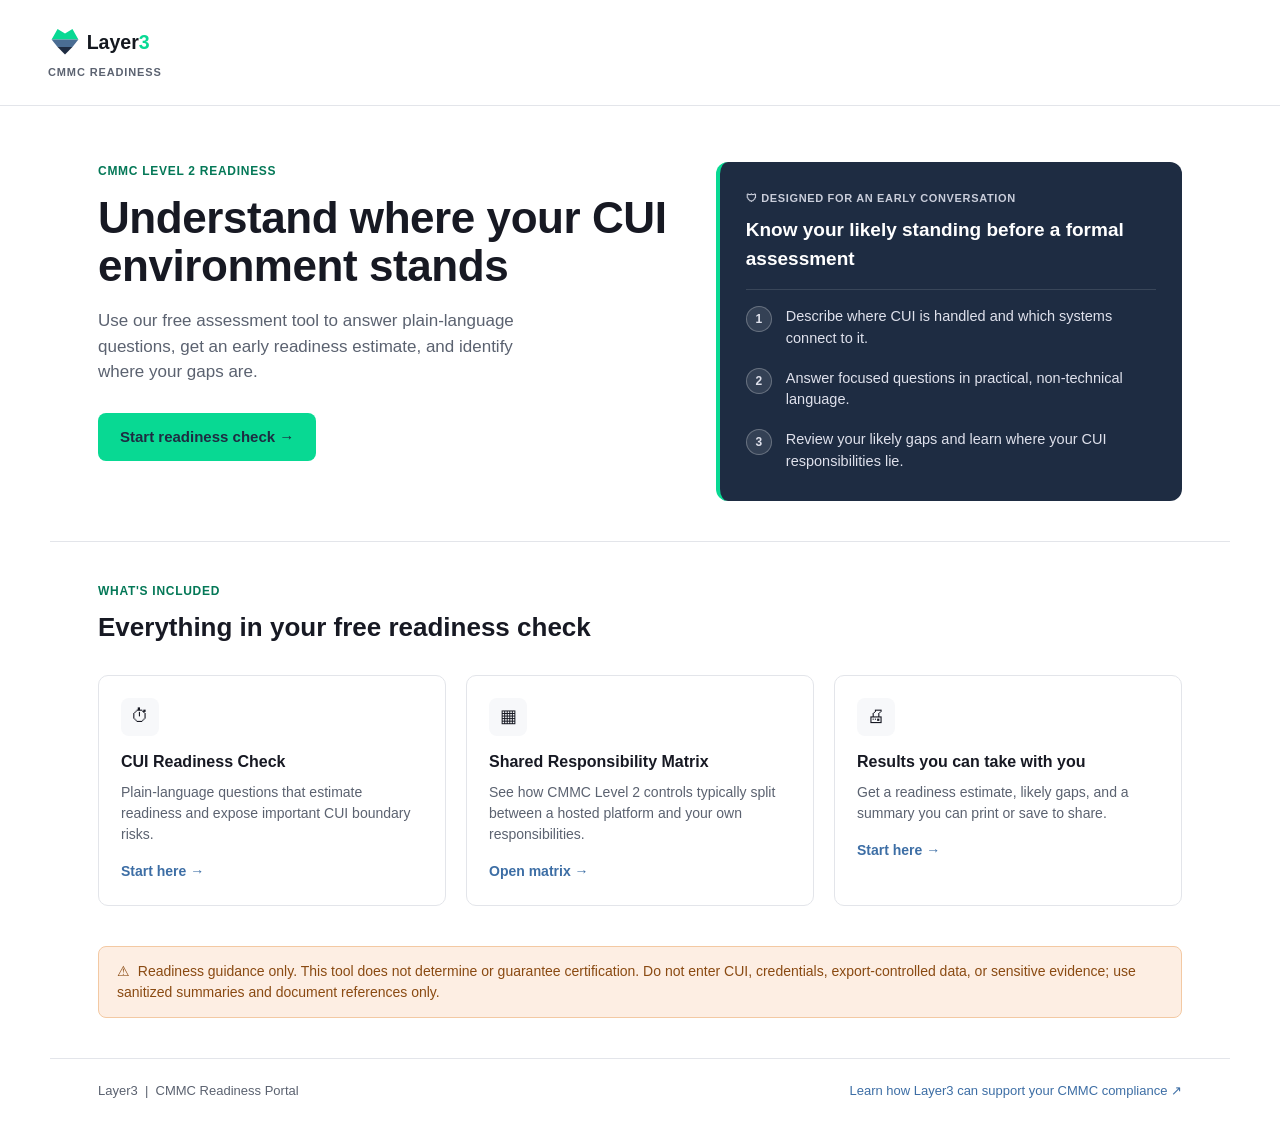
<file: cmmc-readiness/index.html>
<!doctype html>
<html lang="en">
<head>
  <meta charset="utf-8">
  <meta name="viewport" content="width=device-width, initial-scale=1">
  <title>Layer3 CMMC Readiness Check</title>
  <link rel="icon" type="image/svg+xml" href="assets/logo-mark.svg">
  <link rel="stylesheet" href="styles.css">
</head>
<body>

  <header class="site-header">
    <div class="brand">
      <img class="brand-logo" src="assets/logo.svg" alt="Layer3" height="34">
    </div>
    <div class="brand-sub" style="margin-top:6px;">CMMC Readiness</div>
  </header>

  <section class="hero">
    <div>
      <div class="eyebrow">CMMC Level 2 readiness</div>
      <h1>Understand where your CUI environment stands</h1>
      <p class="lead">
        Use our free assessment tool to answer plain-language questions, get an early
        readiness estimate, and identify where your gaps are.
      </p>
      <a class="btn btn-primary" href="app.html">Start readiness check &rarr;</a>
    </div>

    <div class="hero-card">
      <div class="tag">&#128737; Designed for an early conversation</div>
      <h3>Know your likely standing before a formal assessment</h3>
      <hr>
      <ol class="hero-steps">
        <li><span class="step-num">1</span><span>Describe where CUI is handled and which systems connect to it.</span></li>
        <li><span class="step-num">2</span><span>Answer focused questions in practical, non-technical language.</span></li>
        <li><span class="step-num">3</span><span>Review your likely gaps and learn where your CUI responsibilities lie.</span></li>
      </ol>
    </div>
  </section>

  <hr class="section-divider">

  <section class="section">
    <div class="eyebrow">What's included</div>
    <h2>Everything in your free readiness check</h2>
    <div class="card-grid">
      <div class="card">
        <div class="icon">&#9201;</div>
        <h3>CUI Readiness Check</h3>
        <p>Plain-language questions that estimate readiness and expose important CUI boundary risks.</p>
        <a href="app.html">Start here &rarr;</a>
      </div>
      <div class="card">
        <div class="icon">&#9638;</div>
        <h3>Shared Responsibility Matrix</h3>
        <p>See how CMMC Level 2 controls typically split between a hosted platform and your own responsibilities.</p>
        <a href="app.html">Open matrix &rarr;</a>
      </div>
      <div class="card">
        <div class="icon">&#128424;</div>
        <h3>Results you can take with you</h3>
        <p>Get a readiness estimate, likely gaps, and a summary you can print or save to share.</p>
        <a href="app.html">Start here &rarr;</a>
      </div>
    </div>
  </section>

  <section class="section" style="padding-top:0;">
    <div class="notice warning">
      &#9888;&nbsp; Readiness guidance only. This tool does not determine or guarantee certification.
      Do not enter CUI, credentials, export-controlled data, or sensitive evidence; use sanitized summaries and document references only.
    </div>
  </section>

  <footer class="site-footer">
    <span>Layer3 &nbsp;|&nbsp; CMMC Readiness Portal</span>
    <a href="#">Learn how Layer3 can support your CMMC compliance &#8599;</a>
  </footer>

</body>
</html>
</file>
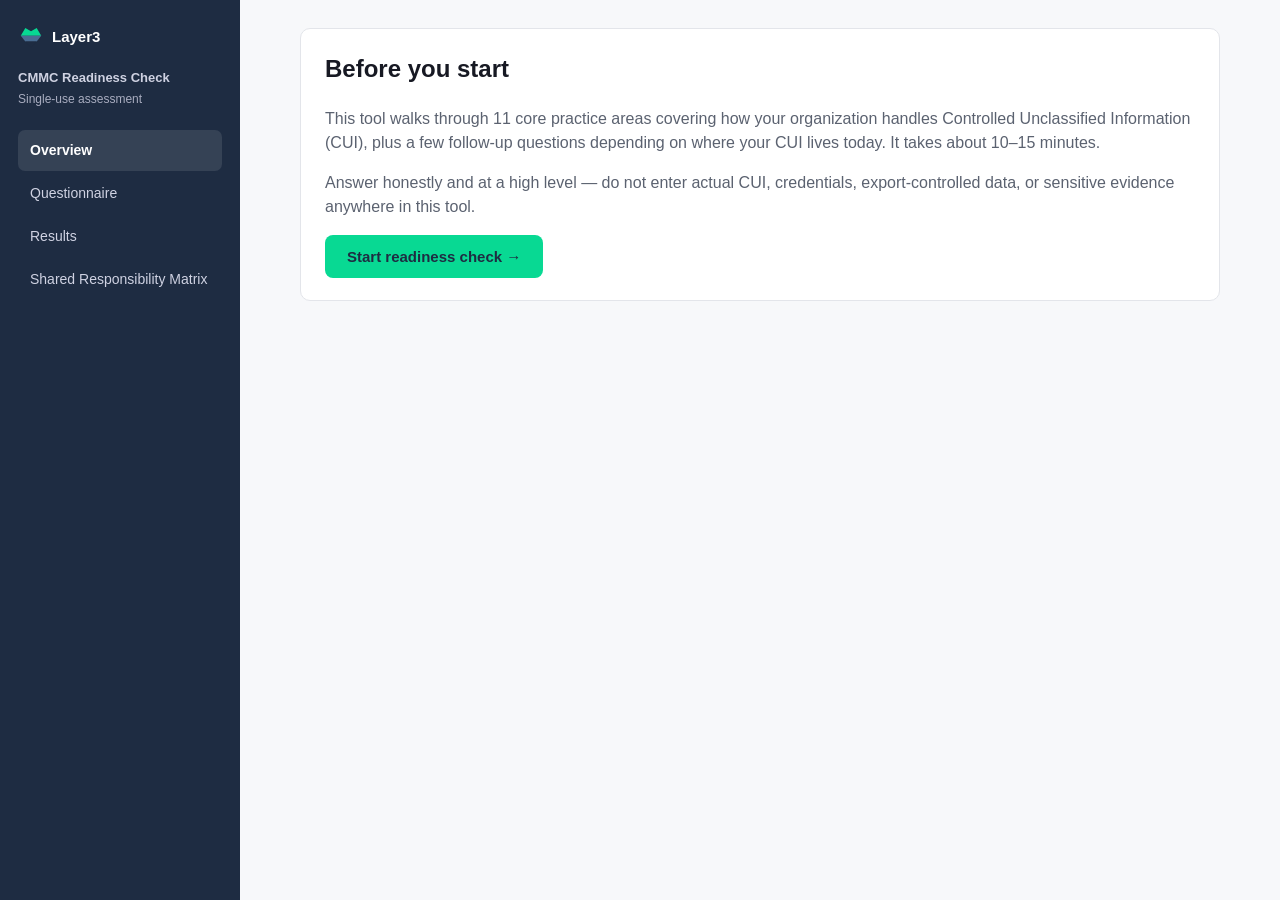
<file: cmmc-readiness/app.html>
<!doctype html>
<html lang="en">
<head>
  <meta charset="utf-8">
  <meta name="viewport" content="width=device-width, initial-scale=1">
  <title>Layer3 CMMC Readiness Check</title>
  <link rel="icon" type="image/svg+xml" href="assets/logo-mark.svg">
  <link rel="stylesheet" href="styles.css">
</head>
<body>
  <div id="app"></div>
  <script src="app.js"></script>
</body>
</html>
</file>
<file: cmmc-readiness/styles.css>
/* ==========================================================================
   CMMC Readiness Check — theme
   To re-skin: change the variables below (colors, logo text) and you're done.
   ========================================================================== */
:root {
  --color-bg: #ffffff;
  --color-bg-alt: #f7f8fa;
  --color-text: #171923;
  --color-text-muted: #5b6270;
  --color-border: #e3e5ea;

  --color-primary: #08d993;      /* Layer3 mint green — accent / CTA color */
  --color-primary-dark: #06b87c;
  --color-primary-text: #047857; /* darker green for small text on white (contrast-safe) */
  --color-slate: #4a6d93;        /* Layer3 slate blue — secondary accent */
  --color-navy: #1e2c42;         /* Layer3 navy — dark panel / sidebar */
  --color-navy-alt: #17233a;

  --color-warning-bg: #fdeee3;
  --color-warning-border: #f3c9a3;
  --color-warning-text: #8a4a12;

  --color-caution-bg: #fff8e1;
  --color-caution-border: #f0dfa0;
  --color-caution-text: #6b5510;

  --color-tip-bg: #eaf9f2;
  --color-tip-border: #b9e8d3;
  --color-tip-text: #0d6b48;

  --color-success: #0aa96c;
  --color-link: #3d6ea5;

  --radius: 10px;
  --font: -apple-system, BlinkMacSystemFont, "Segoe UI", Roboto, Helvetica, Arial, sans-serif;
}

* { box-sizing: border-box; }

body {
  margin: 0;
  font-family: var(--font);
  color: var(--color-text);
  background: var(--color-bg);
  line-height: 1.5;
}

a { color: var(--color-link); text-decoration: none; }
a:hover { text-decoration: underline; }

.eyebrow {
  font-size: 12px;
  font-weight: 700;
  letter-spacing: 0.06em;
  text-transform: uppercase;
  color: var(--color-primary-text);
}

.btn {
  display: inline-flex;
  align-items: center;
  gap: 8px;
  border: none;
  border-radius: 8px;
  padding: 13px 22px;
  font-size: 15px;
  font-weight: 600;
  cursor: pointer;
  font-family: inherit;
}
.btn-primary { background: var(--color-primary); color: var(--color-navy); }
.btn-primary:hover { background: var(--color-primary-dark); }
.btn-primary:disabled { background: var(--color-border); color: var(--color-text-muted); cursor: not-allowed; }
.btn-secondary { background: transparent; color: var(--color-text); border: 1px solid var(--color-border); }
.btn-secondary:hover { background: var(--color-bg-alt); }

/* ---------- Landing page ---------- */
.site-header {
  padding: 24px 48px;
  border-bottom: 1px solid var(--color-border);
}
.brand { display: flex; align-items: baseline; gap: 12px; }
.brand-logo { display: block; width: auto; }
.brand-mark {
  font-size: 22px;
  font-weight: 800;
  letter-spacing: -0.01em;
  color: var(--color-text);
}
.brand-mark span { color: var(--color-primary); }
.brand-sub {
  font-size: 11px;
  font-weight: 700;
  letter-spacing: 0.08em;
  color: var(--color-text-muted);
  text-transform: uppercase;
}

.hero {
  max-width: 1180px;
  margin: 0 auto;
  padding: 56px 48px 40px;
  display: grid;
  grid-template-columns: 1.1fr 0.9fr;
  gap: 48px;
  align-items: start;
}
@media (max-width: 860px) { .hero { grid-template-columns: 1fr; } }

.hero h1 {
  font-size: 44px;
  line-height: 1.1;
  margin: 14px 0 18px;
  font-weight: 800;
  letter-spacing: -0.01em;
}
.hero p.lead {
  font-size: 17px;
  color: var(--color-text-muted);
  max-width: 46ch;
  margin-bottom: 28px;
}

.hero-card {
  background: var(--color-navy);
  color: #fff;
  border-radius: 12px;
  padding: 28px 26px;
  border-left: 4px solid var(--color-primary);
}
.hero-card .tag {
  display: flex;
  align-items: center;
  gap: 8px;
  font-size: 11px;
  font-weight: 700;
  letter-spacing: 0.06em;
  text-transform: uppercase;
  color: #c9cdda;
  margin-bottom: 10px;
}
.hero-card h3 { font-size: 19px; margin: 0 0 16px; font-weight: 700; }
.hero-card hr { border: none; border-top: 1px solid rgba(255,255,255,0.12); margin: 16px 0; }
.hero-steps { list-style: none; padding: 0; margin: 0; display: flex; flex-direction: column; gap: 18px; }
.hero-steps li { display: flex; gap: 14px; font-size: 14.5px; color: #dfe1ec; }
.step-num {
  flex: none;
  width: 26px; height: 26px;
  border-radius: 50%;
  background: rgba(255,255,255,0.1);
  border: 1px solid rgba(255,255,255,0.25);
  display: flex; align-items: center; justify-content: center;
  font-size: 12px; font-weight: 700;
}

.section {
  max-width: 1180px;
  margin: 0 auto;
  padding: 40px 48px;
}
.section-divider { border: none; border-top: 1px solid var(--color-border); max-width: 1180px; margin: 0 auto; }
.section h2 { font-size: 26px; margin: 8px 0 28px; font-weight: 800; }

.card-grid {
  display: grid;
  grid-template-columns: repeat(3, 1fr);
  gap: 20px;
}
@media (max-width: 860px) { .card-grid { grid-template-columns: 1fr; } }

.card {
  border: 1px solid var(--color-border);
  border-radius: var(--radius);
  padding: 22px;
}
.card .icon {
  width: 38px; height: 38px;
  border-radius: 8px;
  background: var(--color-bg-alt);
  display: flex; align-items: center; justify-content: center;
  font-size: 18px;
  margin-bottom: 14px;
}
.card h3 { font-size: 16px; margin: 0 0 8px; }
.card p { font-size: 14px; color: var(--color-text-muted); margin: 0 0 14px; }
.card a { font-size: 14px; font-weight: 600; }

.notice {
  border-radius: 8px;
  padding: 14px 18px;
  font-size: 14px;
  display: flex;
  gap: 10px;
  align-items: flex-start;
}
.notice.warning { background: var(--color-warning-bg); border: 1px solid var(--color-warning-border); color: var(--color-warning-text); }
.notice.caution { background: var(--color-caution-bg); border: 1px solid var(--color-caution-border); color: var(--color-caution-text); }
.notice.tip { background: var(--color-tip-bg); border: 1px solid var(--color-tip-border); color: var(--color-tip-text); }

.site-footer {
  max-width: 1180px;
  margin: 0 auto;
  padding: 22px 48px 40px;
  display: flex;
  justify-content: space-between;
  align-items: center;
  font-size: 13px;
  color: var(--color-text-muted);
  border-top: 1px solid var(--color-border);
}

/* ---------- App shell (questionnaire) ---------- */
.app-shell { display: flex; min-height: 100vh; }

.sidebar {
  width: 240px;
  flex: none;
  background: var(--color-navy);
  color: #fff;
  padding: 24px 18px;
}
.sidebar-brand { display: flex; align-items: center; gap: 8px; margin-bottom: 18px; }
.sidebar-brand span { font-size: 15px; font-weight: 800; color: #fff; }
.sidebar-title { font-size: 13px; font-weight: 700; margin: 0 0 2px; color: #cfd2e2; }
.sidebar-sub { font-size: 12px; color: #a9adc0; margin: 0 0 22px; }
.nav-list { list-style: none; margin: 0; padding: 0; display: flex; flex-direction: column; gap: 2px; }
.nav-item {
  display: flex; align-items: center; gap: 10px;
  padding: 10px 12px;
  border-radius: 7px;
  font-size: 14px;
  color: #cfd2e2;
  cursor: pointer;
}
.nav-item:hover { background: rgba(255,255,255,0.06); }
.nav-item.active { background: rgba(255,255,255,0.1); color: #fff; font-weight: 600; }

.main {
  flex: 1;
  min-width: 0;
  background: var(--color-bg-alt);
  padding: 28px 40px 100px;
}
.main-inner { max-width: 920px; margin: 0 auto; display: flex; flex-direction: column; gap: 18px; }

.panel {
  background: #fff;
  border: 1px solid var(--color-border);
  border-radius: var(--radius);
  padding: 22px 24px;
}

.progress-head { display: flex; justify-content: space-between; align-items: baseline; margin-bottom: 10px; }
.progress-label { font-size: 13px; color: var(--color-text-muted); }
.progress-count { font-size: 22px; font-weight: 800; }
.progress-pct { font-size: 13px; color: var(--color-text-muted); }
.progress-track { height: 8px; background: var(--color-border); border-radius: 999px; overflow: hidden; }
.progress-fill { height: 100%; background: var(--color-primary); border-radius: 999px; transition: width 0.2s ease; }

.field-grid { display: grid; grid-template-columns: repeat(3, 1fr); gap: 16px; }
@media (max-width: 720px) { .field-grid { grid-template-columns: 1fr; } }
.field label { display: block; font-size: 13px; font-weight: 600; margin-bottom: 6px; }
.field input, .field select {
  width: 100%;
  padding: 10px 12px;
  border-radius: 7px;
  border: 1px solid var(--color-border);
  font-size: 14px;
  font-family: inherit;
  background: #fff;
}
.field input:focus, .field select:focus { outline: 2px solid var(--color-primary); outline-offset: 1px; }

.section-title { font-size: 16px; font-weight: 700; margin: 0 0 4px; }
.section-desc { font-size: 13.5px; color: var(--color-text-muted); margin: 0 0 16px; }

.badge {
  display: inline-block;
  background: var(--color-caution-bg);
  border: 1px solid var(--color-caution-border);
  color: var(--color-caution-text);
  font-size: 12px;
  font-weight: 700;
  padding: 3px 10px;
  border-radius: 999px;
}

.question {
  display: flex;
  gap: 16px;
  padding: 20px 0;
  border-top: 1px solid var(--color-border);
}
.question:first-child { border-top: none; padding-top: 4px; }
.q-num {
  flex: none;
  width: 28px; height: 28px;
  border-radius: 50%;
  background: var(--color-navy);
  color: #fff;
  display: flex; align-items: center; justify-content: center;
  font-size: 12px; font-weight: 700;
  margin-top: 2px;
}
.q-body { flex: 1; min-width: 0; }
.q-cat { font-size: 11.5px; font-weight: 800; letter-spacing: 0.04em; color: var(--color-primary-text); text-transform: uppercase; margin-bottom: 6px; }
.q-text { font-size: 15.5px; font-weight: 700; margin: 0 0 6px; }
.q-help { font-size: 13.5px; color: var(--color-text-muted); margin: 0 0 10px; }
.q-toggle { font-size: 13px; font-weight: 600; cursor: pointer; user-select: none; display: inline-flex; align-items: center; gap: 6px; }
.q-tip { margin-top: 10px; }

.answer-row { display: flex; gap: 8px; flex: none; padding-top: 2px; flex-wrap: wrap; align-self: flex-start; }
.answer-btn {
  border: 1px solid var(--color-border);
  background: #fff;
  border-radius: 7px;
  padding: 9px 16px;
  font-size: 13.5px;
  font-weight: 600;
  cursor: pointer;
  font-family: inherit;
  color: var(--color-text);
}
.answer-btn:hover { background: var(--color-bg-alt); }
.answer-btn.selected-yes { border-color: var(--color-success); color: var(--color-success); background: #eaf7f0; }
.answer-btn.selected-partly { border-color: #b9860a; color: #8a6408; background: #fff6e0; }
.answer-btn.selected-no { border-color: #c0392b; color: #c0392b; background: #fdecea; }
.answer-btn.selected-notsure { border-color: var(--color-text-muted); color: var(--color-text-muted); background: var(--color-bg-alt); }

@media (max-width: 720px) {
  .question { flex-direction: column; }
  .answer-row { align-self: stretch; }
}

.sticky-submit {
  position: sticky;
  bottom: 0;
  background: #fff;
  border-top: 1px solid var(--color-border);
  padding: 14px 24px;
  display: flex;
  justify-content: flex-end;
  align-items: center;
  gap: 14px;
  border-radius: 0 0 var(--radius) var(--radius);
}
.sticky-submit .status { font-size: 13.5px; color: var(--color-text-muted); margin-right: auto; }

.source-links { font-size: 12.5px; color: var(--color-text-muted); display: flex; gap: 16px; align-items: center; margin-top: 4px; }

/* ---------- Results ---------- */
.score-wrap { display: flex; align-items: center; gap: 28px; }
.score-ring {
  width: 120px; height: 120px;
  border-radius: 50%;
  display: flex; align-items: center; justify-content: center;
  flex: none;
  font-size: 28px;
  font-weight: 800;
  color: #fff;
}
.gap-list { list-style: none; margin: 0; padding: 0; display: flex; flex-direction: column; gap: 10px; }
.gap-item { display: flex; gap: 10px; padding: 12px 14px; border: 1px solid var(--color-border); border-radius: 8px; font-size: 14px; }
.gap-status { font-weight: 700; font-size: 12px; text-transform: uppercase; flex: none; width: 70px; }

/* ---------- Matrix ---------- */
.matrix-table { width: 100%; border-collapse: collapse; font-size: 13.5px; }
.matrix-table th, .matrix-table td { border: 1px solid var(--color-border); padding: 10px 12px; text-align: left; vertical-align: top; }
.matrix-table th { background: var(--color-bg-alt); font-size: 12.5px; text-transform: uppercase; letter-spacing: 0.03em; }
.table-scroll { overflow-x: auto; }

@media print {
  .sidebar, .sticky-submit, .no-print { display: none !important; }
  .main { padding: 0; background: #fff; }
}
</file>
